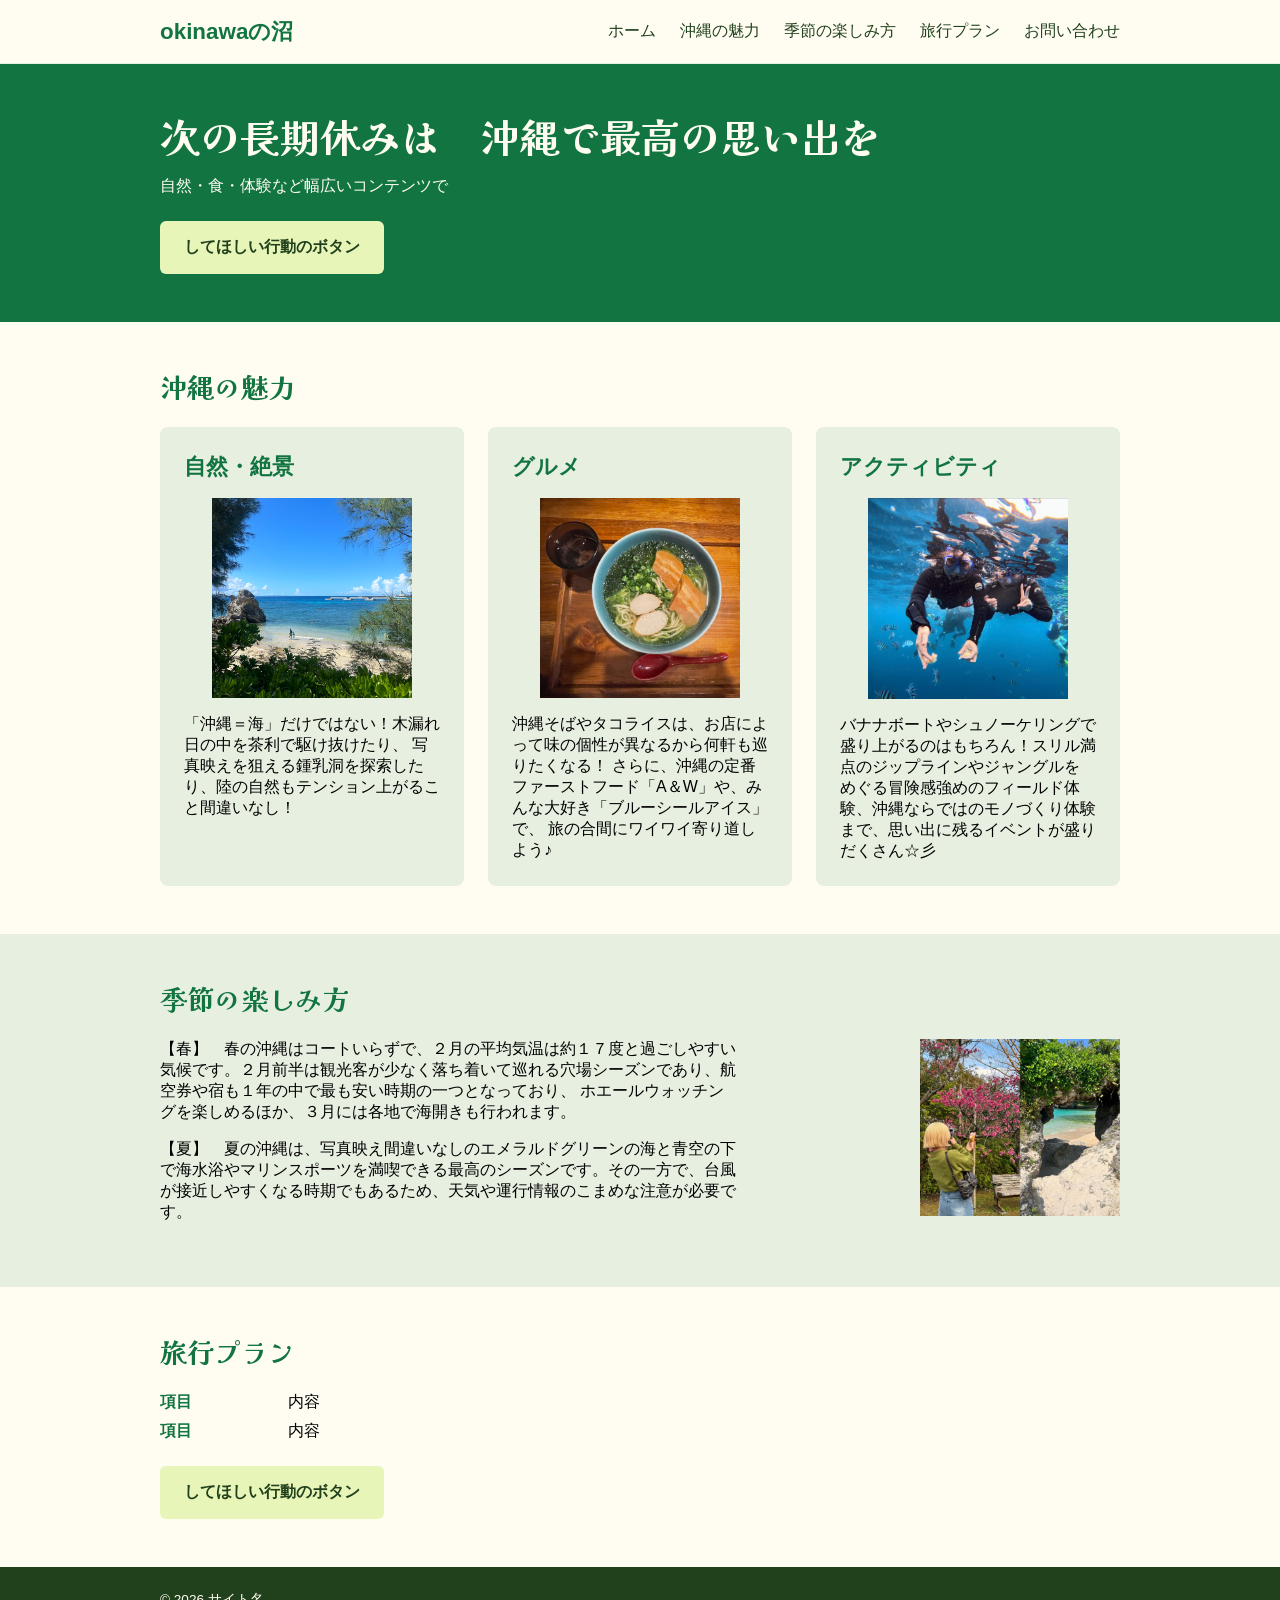
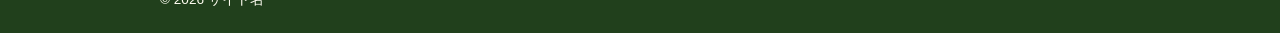
<file: index.html>
<!DOCTYPE html>
<html lang="ja">
<head>
  <meta charset="UTF-8">
  <meta name="viewport" content="width=device-width, initial-scale=1.0">
  <title>okinawaの沼｜紹介サイト</title>
  <!-- ★フォントを Google Fonts から使うときは、ここに <link> を足す（授業の「文字」の項を見る） -->
  <link rel="stylesheet" href="style.css">
</head>
<body>
  <!-- ★設計図（用紙）の上から順に、書き換える。部品は、増やしても、減らしてもよい。順番も、設計図に合わせて変える -->
  <header class="site-header">
    <div class="inner">
      <a class="logo" href="index.html">okinawaの沼</a>
      <nav>
        <!-- ★追加：開閉のスイッチになる、チェックボックス -->
  <input type="checkbox" id="menu-check" class="menu-check">
  <label for="menu-check" class="menu-btn">☰ メニュー</label>

        <ul>
          <li><a href="#">ホーム</a></li>
          <li><a href="#features">沖縄の魅力</a></li>
          <li><a href="#about">季節の楽しみ方</a></li>
          <li><a href="#access">旅行プラン</a></li>
          <li><a href="contact.html">お問い合わせ</a></li>
        </ul>
      </nav>
    </div>
  </header>

  <main>
    <!-- 最初の画面（ファーストビュー）：何のサイトか、だれ向けか、してほしい行動 -->
    <section class="hero">
      <div class="inner">
        <h1>次の長期休みは　沖縄で最高の思い出を</h1>
        <p>自然・食・体験など幅広いコンテンツで</p>
        <a class="btn" href="#access">してほしい行動のボタン</a>
      </div>
    </section>

    <!-- 伝えたいこと（3つまで） -->
    <section class="features" id="features">
      <div class="inner">
        <h2>沖縄の魅力</h2>
        <div class="cards">
          <article class="card">
            <h3>自然・絶景</h3>
             <img class="photo" src="image/sea.jpeg" alt="海の写真">
            <p>「沖縄＝海」だけではない！木漏れ日の中を茶利で駆け抜けたり、
              写真映えを狙える鍾乳洞を探索したり、陸の自然もテンション上がること間違いなし！</p>
          </article>
          <article class="card">
            <h3>グルメ</h3>
            <img class="photo" src="image/okinawasoba.jpeg" alt="沖縄そばの写真">
            <p>沖縄そばやタコライスは、お店によって味の個性が異なるから何軒も巡りたくなる！
              さらに、沖縄の定番ファーストフード「A＆W」や、みんな大好き「ブルーシールアイス」で、
              旅の合間にワイワイ寄り道しよう♪
            </p>
          </article>
          <article class="card">
            <h3>アクティビティ</h3>
            <img class="photo" src="image/snorkeling.jpeg" alt="シュノーケルの写真">
            <p>バナナボートやシュノーケリングで盛り上がるのはもちろん！スリル満点のジップラインやジャングルを
            めぐる冒険感強めのフィールド体験、沖縄ならではのモノづくり体験まで、思い出に残るイベントが盛りだくさん☆彡
            </p>
          </article>
        </div>
      </div>
    </section>

    <!-- 紹介・背景 -->
    <section class="story" id="about">
      <div class="inner">
        <h2>季節の楽しみ方</h2>
        <p>【春】　春の沖縄はコートいらずで、２月の平均気温は約１７度と過ごしやすい気候です。２月前半は観光客が少なく落ち着いて巡れる穴場シーズンであり、航空券や宿も１年の中で最も安い時期の一つとなっており、
          ホエールウォッチングを楽しめるほか、３月には各地で海開きも行われます。
        </p>
        <p>【夏】　夏の沖縄は、写真映え間違いなしのエメラルドグリーンの海と青空の下で海水浴やマリンスポーツを満喫できる最高のシーズンです。その一方で、台風が接近しやすくなる時期でもあるため、天気や運行情報のこまめな注意が必要です。
        </p>
        <img class="photo" src="image/2season.jpeg" alt="季節の写真">
      </div>
    </section>

    <!-- 情報・行動 -->
    <section class="info" id="access">
      <div class="inner">
        <h2>旅行プラン</h2>
        <dl>
          <dt>項目</dt><dd>内容</dd>
          <dt>項目</dt><dd>内容</dd>
        </dl>
        <a class="btn" href="#">してほしい行動のボタン</a>
      </div>
    </section>
  </main>

  <footer>
    <div class="inner">
      <p>© 2026 サイト名</p>
    </div>
  </footer>
</body>
</html>
</file>
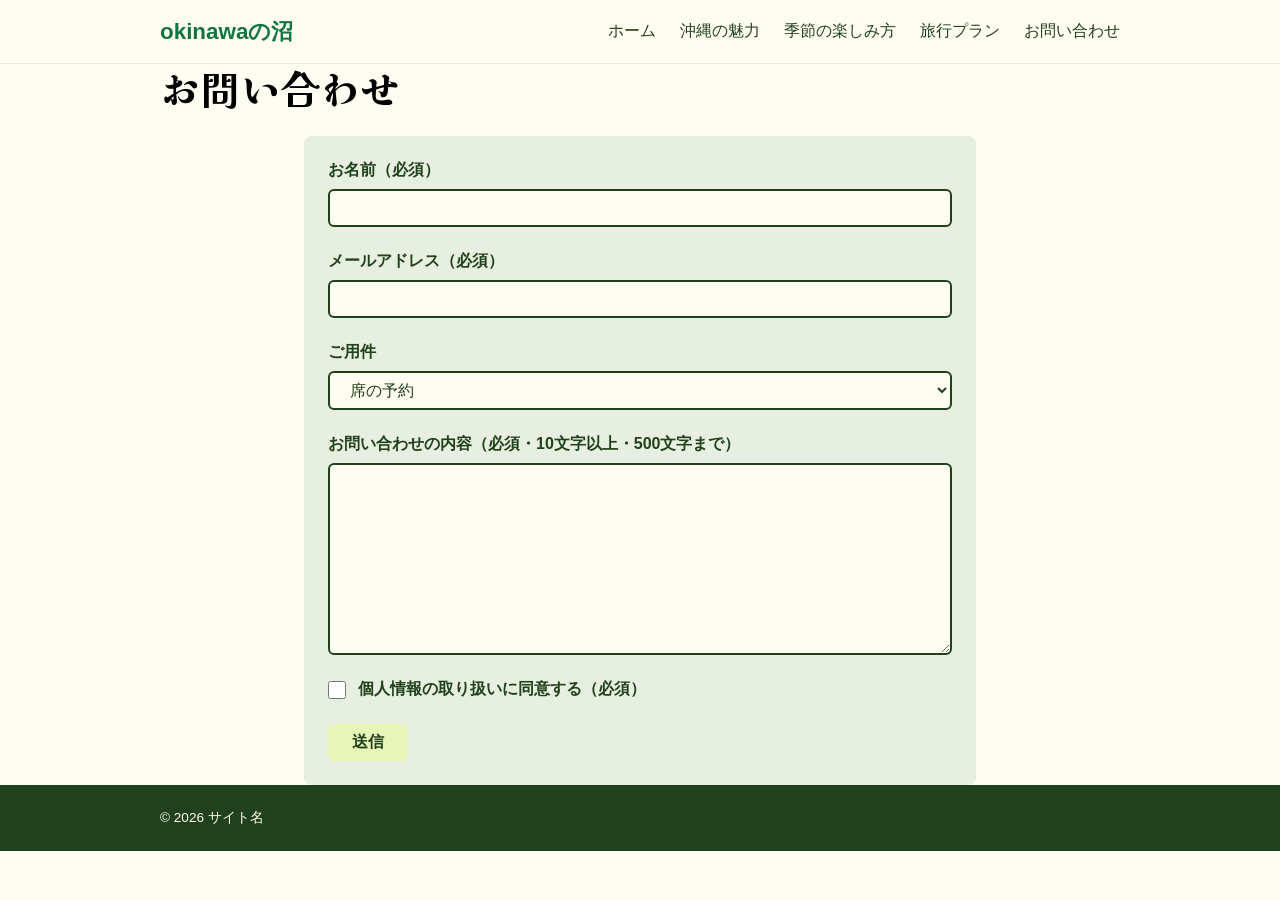
<file: contact.html>
<!DOCTYPE html>
<html lang="ja">
<head>
  <meta charset="UTF-8">
  <meta name="viewport" content="width=device-width, initial-scale=1.0">
  <title>お問い合わせ｜okinawaの沼</title>
  <link rel="stylesheet" href="style.css">
  <script src="contact.js" defer></script>
</head>
<body>
  <header class="site-header">
    <div class="inner">
      <a class="logo" href="index.html">okinawaの沼</a>
      <nav>
        <input type="checkbox" id="menu-check" class="menu-check">
        <label for="menu-check" class="menu-btn">☰ メニュー</label>
        <ul>
          <li><a href="index.html">ホーム</a></li>
          <li><a href="index.html#features">沖縄の魅力</a></li>
          <li><a href="index.html#about">季節の楽しみ方</a></li>
          <li><a href="index.html#access">旅行プラン</a></li>
          <li><a href="contact.html">お問い合わせ</a></li>
        </ul>
      </nav>
    </div>
  </header>

  <main>
    <section>
      <div class="inner">
        <h1>お問い合わせ</h1>
        <form novalidate>
          <p>
            <label for="name">お名前（必須）</label>
            <input type="text" id="name" name="name" autocomplete="name" aria-describedby="name-error" required>
            <span class="field-error" id="name-error" aria-live="polite"></span>
          </p>
          <p>
            <label for="email">メールアドレス（必須）</label>
            <input type="email" id="email" name="email" autocomplete="email" aria-describedby="email-error" required>
            <span class="field-error" id="email-error" aria-live="polite"></span>
          </p>
          <p>
            <label for="subject">ご用件</label>
            <select id="subject" name="subject" autocomplete="off" aria-describedby="subject-error">
              <option value="reservation">席の予約</option>
              <option value="question">お店への質問</option>
              <option value="other">その他</option>
            </select>
            <span class="field-error" id="subject-error" aria-live="polite"></span>
          </p>
          <p>
            <label for="message">お問い合わせの内容（必須・10文字以上・500文字まで）</label>
            <textarea id="message" name="message" autocomplete="off" aria-describedby="message-error" minlength="10" maxlength="500" required></textarea>
            <span class="field-error" id="message-error" aria-live="polite"></span>
          </p>
          <p>
            <input type="checkbox" id="consent" name="consent" autocomplete="off" aria-describedby="consent-error" required>
            <label for="consent">個人情報の取り扱いに同意する（必須）</label>
            <br>
            <span class="field-error" id="consent-error" aria-live="polite"></span>
          </p>
          <button type="submit">送信</button>
        </form>
        <section id="confirmation" aria-live="polite" hidden></section>
      </div>
    </section>
  </main>

  <footer>
    <div class="inner">
      <p>© 2026 サイト名</p>
    </div>
  </footer>
</body>
</html>
</file>
<file: style.css>
@import url('https://fonts.googleapis.com/css2?family=Kaisei+Tokumin&display=swap');
@import url('https://fonts.googleapis.com/css2?family=Kaisei+Decol&display=swap');
/* ============================================================
   第8回 小課題②：トップページ（スターター）
   ★のところが、自分で決める場所です。
   骨組み（並べ方・スマホ対応）は、先に入れてあります。
   ============================================================ *

/* ---- 1. 色：まず、ここを決める（授業の「配色」の項） ---- */
:root {
  --base: #fffdf2;      /* ★ベース色：背景（面積がいちばん広い） */
  --base-sub: #e7efe0;  /* ★ベースの、ひとつ濃い色：カードや帯の背景 */
  --main: #127441;      /* ★メイン色：見出し、ヘッダー、最初の画面の背景 */
  --accent: #e8f5b8;    /* ★アクセント色：ボタンだけに使う（ここは、必ず、変える） */
  --text: #21401c;      /* ★文字の色：背景との差（コントラスト）を確かめる */
}

/* ---- 余白：決めた大きさだけを使う（★大きさは、変えてよい）。上の「色」の :root とは、別のブロック ---- */
:root {
  --s1: .5rem;
  --s2: 1rem;
  --s3: 1.5rem;
  --s4: 3rem;
  --s5: 5rem;
}

/* ---- 2. 全体の土台 ---- */
* { box-sizing: border-box; margin: 0; }

body {
  /* ★font-family：優先順に並べて、最後に sans-serif か serif */
  /* ★font-size、line-height（行の間隔）も、ここで決める */
    font-family: "Hiragino Sans", "Hiragino Kaku Gothic ProN", "Yu Gothic", Meiryo, sans-serif;
  font-size: 1rem
  line-height: 1.8
  color: var(--text);
  background-color: var(--base);
}

.photo{
  width: 200px;
  height: auto;
  display: block;
  margin: var(--s2) auto;
}

/* ★見出しだけ、別のフォントにするなら、ここ */
/* h1, h2, h3, .logo { font-family: ...; } */
h1{
  font-size: 2.5rem !important;
  line-height: 1.2;
  font-family: "Kaisei Tokumin", serif;
  font-weight: 550;
  font-style: normal;
}
h2{
  font-size: 1.7em !important;
  line-height: 1.2;
  font-family: "Kaisei Decol", serif;
  font-weight: 400;
  font-style: normal;
  font-weight: 600;
}
h3{
  font-size: 1.4rem;
  font-weight: 900;
}

/* ---- 3. 中身の幅：最大960pxで、中央に ---- */
.inner { max-width: 960px; margin: 0 auto; }
.site-header, main > section, footer { padding-left: var(--s3); padding-right: var(--s3); }

/* ---- 4. ヘッダー ---- */
.site-header { padding-top: var(--s2); padding-bottom: var(--s2); border-bottom: 1px solid var(--base-sub); }
.site-header .inner { display: flex; flex-wrap: wrap; align-items: center; justify-content: space-between; gap: var(--s1) var(--s3); }
.logo { color: var(--main); font-size: 1.4rem; font-weight: 700; text-decoration: none; }
.site-header nav ul { list-style: none; padding: 0; display: flex; flex-wrap: wrap; gap: var(--s1) var(--s3); }
.site-header nav a { color: var(--text); text-decoration: none; }
.site-header nav a:hover { text-decoration: underline; }

/* ---- 5. 最初の画面 ---- */
.hero { background-color: var(--main); color: var(--base); padding-top: var(--s4); padding-bottom: var(--s4); }
.hero h1 { font-size: 2rem; margin-bottom: var(--s2); }   /* ★文字の大きさ：見出しの階層をつける */
.hero p { margin-bottom: var(--s3); }
.btn { display: inline-block; background-color: var(--accent); color: var(--text); font-weight: 700; padding: var(--s2) var(--s3); border-radius: 6px; text-decoration: none; }
.btn:hover { filter: brightness(1.08); }

/* ---- 6. 各セクション ---- */
.features, .story, .info { padding-top: var(--s4); padding-bottom: var(--s4); }   /* ★セクションの間の余白 */
.features h2, .story h2, .info h2 { font-size: 1.5rem; color: var(--main); margin-bottom: var(--s3); }

.cards { display: grid; grid-template-columns: repeat(auto-fit, minmax(14rem, 1fr)); gap: var(--s3); }
.card { background-color: var(--base-sub); border-radius: 8px; padding: var(--s3); }
.card h3 { color: var(--main); margin-bottom: var(--s1); }

.story { background-color: var(--base-sub); }
.story p { max-width: 36em; margin-bottom: var(--s2); }   /* 1行の長さを、短くする */
.story .inner { display: grid; grid-template-columns: minmax(0, 1fr) 200px; column-gap: var(--s3); align-items: start; }
.story h2 { grid-column: 1 / -1; }
.story .photo { grid-column: 2; grid-row: 2 / span 2; margin: 0; }

.info dl { display: grid; grid-template-columns: 7em 1fr; gap: var(--s1) var(--s2); margin-bottom: var(--s3); }
.info dt { font-weight: 700; color: var(--main); }

footer { background-color: var(--text); color: var(--base); font-size: .85rem; padding-top: var(--s3); padding-bottom: var(--s3); }

/* ---- 7. スマホ：1列に（★自分のページに合わせて、確かめる・直す） ---- */
@media (max-width: 700px) {
  .info dl { grid-template-columns: 1fr; gap: 0; }
  .info dd { margin-bottom: var(--s2); }
  .story .inner { grid-template-columns: 1fr; }
  .story .photo { grid-column: 1; grid-row: auto; margin: var(--s2) auto; }
  /* ★メニューが、スマホで、窮屈なときは、ここで直す */
}


/* ===== ハンバーガーメニュー ===== */
.menu-check {
  display: none;
}

.menu-btn {
  display: none;
  width: fit-content;
  margin: var(--s2) auto 0;
  padding: var(--s1) var(--s3);
  font-size: 16px;
  color: #21401c;
  border: 2.3px solid #21401c;
  border-radius: 8px;
  cursor: pointer;
}

@media (max-width: 768px) {
  .site-header .inner {
    flex-wrap: nowrap;
    gap: var(--s1);
  }

  .logo {
    font-size: 1.15rem;
    white-space: nowrap;
  }

  .site-header nav {
    flex: 0 0 auto;
  }

  .menu-check {
    display: block;
    position: absolute;
    opacity: 0;
  }

  .menu-btn {
    display: block;
    margin: 0;
    padding: var(--s1) var(--s2);
    font-size: 14px;
  }

  .menu-check:focus-visible + .menu-btn {
    outline: 3px solid #90cdf4;
    outline-offset: 2px;
  }

 .site-header nav ul {
    display: none;
    flex-direction: column;
    align-items: center;
    gap: var(--s1);
  }

  .menu-check:checked ~ ul {
    display: flex;
  }
}

/* ボタンにマウスを乗せたら、少し色を変える*/
.menu-btn:hover {
  background-color: var(--accent-hover);
   }

:root {
  --form-error: #b42318;
}

main form {
  max-width: 42rem;
  margin: var(--s3) auto 0;
  padding: var(--s3);
  background-color: var(--base-sub);
  border-radius: 8px;
}

main form > p {
  margin-bottom: var(--s3);
}

main form .field-error {
  display: block;
  margin-top: var(--s1);
  color: var(--form-error);
}

main form .field-error:empty {
  display: none;
}

main form label {
  display: block;
  margin-bottom: var(--s1);
  color: var(--text);
  font-weight: 700;
}

main form input:not([type="checkbox"]),
main form select,
main form textarea {
  display: block;
  width: 100%;
  max-width: 100%;
  min-width: 0;
  padding: var(--s1) var(--s2);
  border: 2px solid var(--text);
  border-radius: 6px;
  background-color: var(--base);
  color: var(--text);
  font: inherit;
  font-size: 1rem;
}

main form textarea {
  min-height: 12rem;
  resize: vertical;
}

main form input[type="checkbox"] {
  width: 1.1rem;
  height: 1.1rem;
  accent-color: var(--main);
  vertical-align: middle;
}

main form input[type="checkbox"] + label {
  display: inline;
  margin-left: var(--s1);
}

main form input:focus-visible,
main form select:focus-visible,
main form textarea:focus-visible {
  border-color: var(--main);
  outline: 3px solid var(--main);
  outline-offset: var(--s1);
}

main form input:not([type="checkbox"])[aria-invalid="true"],
main form select[aria-invalid="true"],
main form textarea[aria-invalid="true"] {
  border-color: var(--form-error);
}

main form input[type="checkbox"][aria-invalid="true"] {
  accent-color: var(--form-error);
}

main form button {
  padding: var(--s1) var(--s3);
  border: 0;
  border-radius: 6px;
  background-color: var(--accent);
  color: var(--text);
  font: inherit;
  font-size: 1rem;
  font-weight: 700;
  cursor: pointer;
}

main form button:focus-visible {
  outline: 3px solid var(--main);
  outline-offset: var(--s1);
}

@media (max-width: 375px) {
  main form {
    padding: var(--s2);
  }
}

.card,
.btn,
button,
.menu-btn {
  transition: transform 0.25s ease, box-shadow 0.25s ease;
}

.card:hover,
.card:focus-visible,
.btn:hover,
.btn:focus-visible,
button:hover,
button:focus-visible,
.menu-btn:hover,
.menu-check:focus-visible + .menu-btn {
  transform: translateY(-0.2rem);
  box-shadow: 0 0.5rem 1rem var(--base-sub);
}

@media (prefers-reduced-motion: reduce) {
  .card,
  .btn,
  button,
  .menu-btn {
    transition: none;
  }

  .card:hover,
  .card:focus-visible,
  .btn:hover,
  .btn:focus-visible,
  button:hover,
  button:focus-visible,
  .menu-btn:hover,
  .menu-check:focus-visible + .menu-btn {
    transform: none;
    box-shadow: none;
  }
}
</file>
